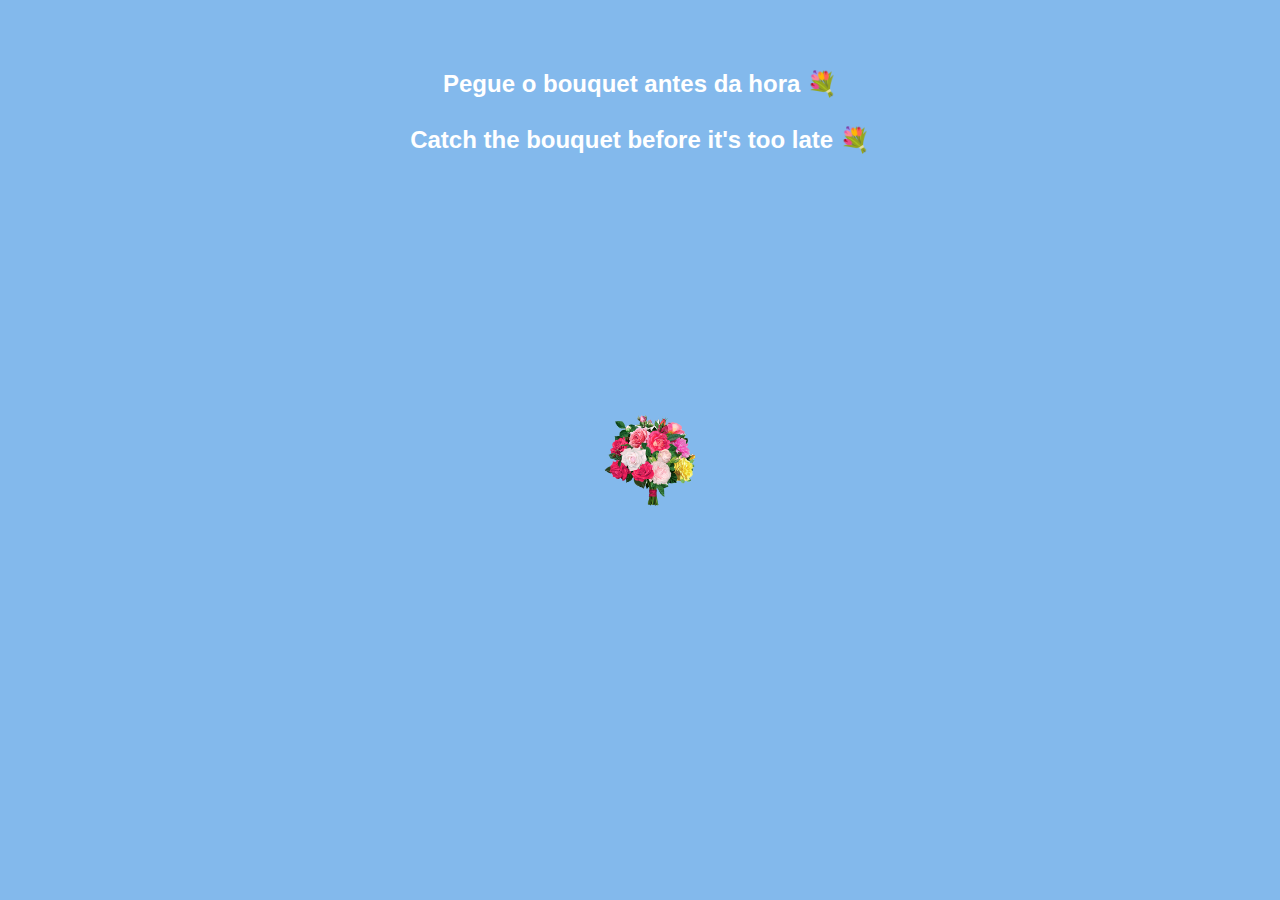
<file: index.html>
<!DOCTYPE html>
<html lang="PT-BR">
<head>
  <meta charset="UTF-8" />
  <meta name="viewport" content="width=device-width, initial-scale=1.0"/>
  <title>Casamento H&M</title>
  <link rel="stylesheet" href="style.css" />
</head>
<body>
   <audio autoplay muted loop>
      <source src="musica/apt.mp3" type="audio/mpeg">
   </audio>
      
  <div class="instrucoes">
    <h1>Pegue o bouquet antes da hora  💐<br> <br> Catch the bouquet before it's too late 💐</h1>
  </div>
  <div class="itens">
    <img src="images/bouquet.png" alt="Bouquet" id="bouquet" onclick="foundItem('bouquet')">
  </div>

  <h2 id="mensagem" style="display: none;" > 🎉 Você venceu a caça ao bouquet! Um convite especial te aguarda.✨ 🎉<br>🎉 You won the bouquet hunt! A special invitation awaits you. ✨🎉</h2>
  <button id="botaoRedirecionar" style="display: none; margin-bottom: 20px;">Clique aqui!<br>Click here!</button>


    <script>
        const bouquet = document.getElementById('bouquet');
        const mensagem = document.getElementById('mensagem');

        bouquet.addEventListener('click', () => {
          mensagem.style.display = 'block'; // Mostra a mensagem
          bouquet.style.opacity = '0.3'; // Deixa o bouquet mais transparente
         // Aqui desbloqueamos o botão!
  const botao = document.getElementById('botaoRedirecionar');
  botao.style.display = 'block'; // Mostra o botão

  // Estiliza o botão dinamicamente
  botao.style.padding = "10px 30px";/*15px 30px*/
  botao.style.fontSize = "16px";
  botao.style.width = "200px";  // Largura do botão
  botao.style.height = "60px"; // 200Altura do botão
  botao.style.borderRadius = "100px";/*50*/
  botao.style.border = "none";
  botao.style.backgroundColor = "#4CAF50";
  botao.style.color = "white";
  botao.style.cursor = "pointer";
  botao.style.position = "absolute";
  botao.style.top = "50%";
  botao.style.left = "50%";
  botao.style.transform = "translate(-50%, -50%)";
  botao.style.boxShadow = "0 4px 6px rgba(0, 0, 0, 0.1)";
  botao.style.transition = "background-color 0.3s";

  // Hover do botão
  botao.addEventListener("mouseover", function () {
    botao.style.backgroundColor = "#45a049";
  });
  botao.addEventListener("mouseout", function () {
    botao.style.backgroundColor = "#4CAF50";
  });

  // Redirecionamento
  botao.addEventListener("click", function () {
    window.location.href = "web.4/index.html";
  }); 
            // Função para "desbloquear o convite"
       function desbloquearConvite() {
        document.getElementById("mensagem").style.display = "block";
        document.querySelector(".container").style.display = "grid";
        }
        });

        // Faz o bouquet fugir do cursor com limite de tela
        document.addEventListener('mousemove', (e) => {
          const bouquetRect = bouquet.getBoundingClientRect();
          const distance = 150;//rapides da flor 100original

         const mouseX = e.clientX;
         const mouseY = e.clientY;

         const bouquetX = bouquetRect.left + bouquetRect.width / 2;
         const bouquetY = bouquetRect.top + bouquetRect.height / 2;

         const deltaX = bouquetX - mouseX;
         const deltaY = bouquetY - mouseY;
         const distanceToMouse = Math.sqrt(deltaX * deltaX + deltaY * deltaY);

         if (distanceToMouse < distance) {
           const moveX = (deltaX / distanceToMouse) * 300;
           const moveY = (deltaY / distanceToMouse) * 300;

           const currentLeft = parseFloat(getComputedStyle(bouquet).left);
           const currentTop = parseFloat(getComputedStyle(bouquet).top);

          // Novo valor calculado
           let newLeft = currentLeft + moveX;
           let newTop = currentTop + moveY;

          // Limites da tela
          const maxLeft = window.innerWidth - bouquetRect.width;
          const maxTop = window.innerHeight - bouquetRect.height;

         // Garante que ele fique dentro da tela
         const padding = 40;
         newLeft = Math.max(padding, Math.min(newLeft, maxLeft));
         newTop = Math.max(padding, Math.min(newTop, maxTop));

        bouquet.style.left = `${newLeft}px`;
         bouquet.style.top = `${newTop}px`;
        }
        
    });
    
      </script>
  <script src="script.js"></script>
</body>
</html>
</file>
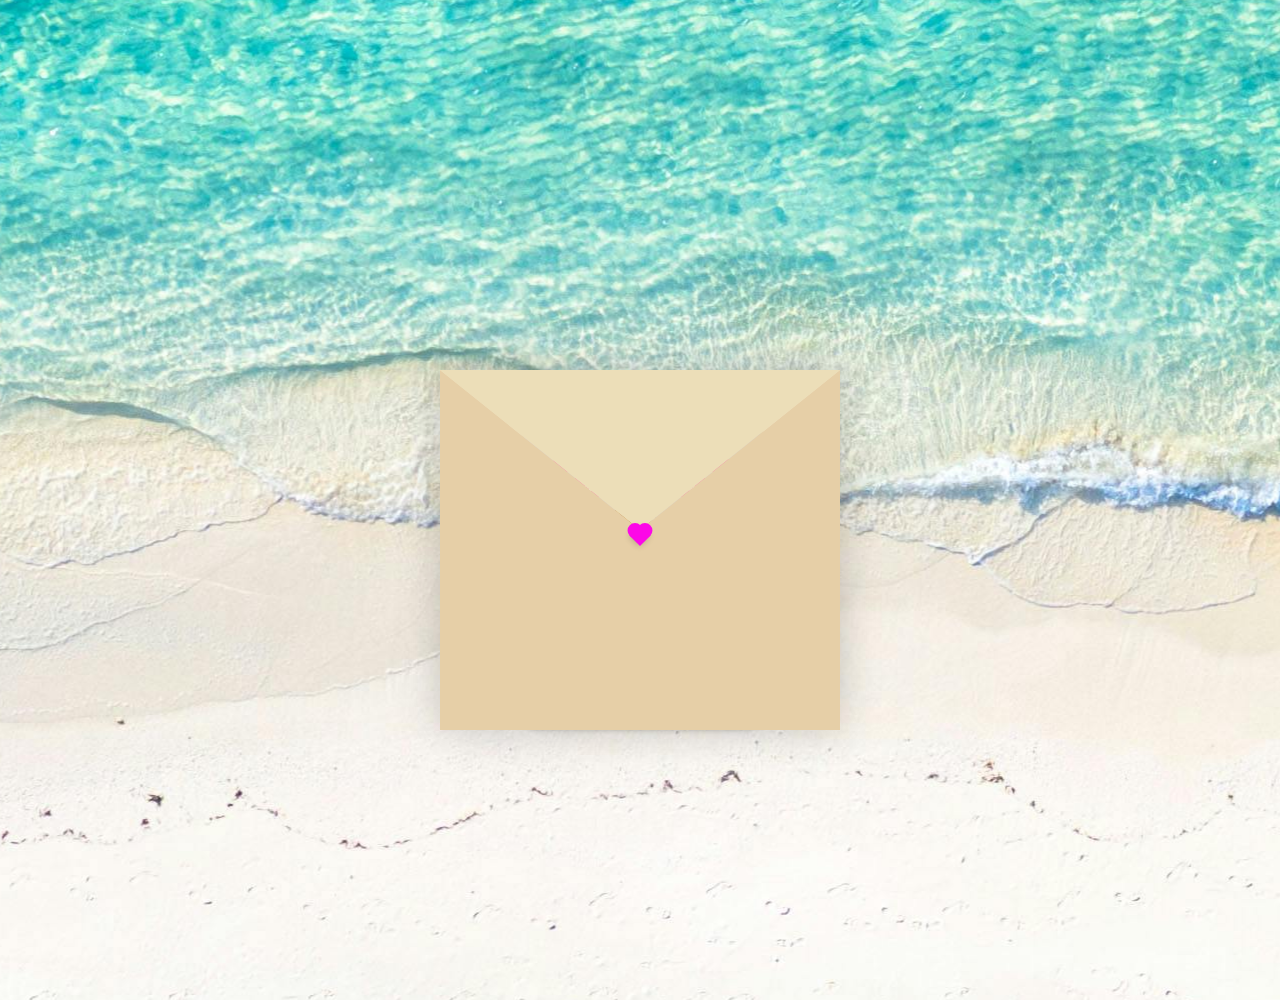
<file: web.4/index.html>
<!DOCTYPE html>
<html lang="en">
<head>
    <meta charset="UTF-8">
    <meta http-equiv="X-UA-Compatible" content="IE=edge">
    <meta name="viewport" content="width=device-width, initial-scale=1.0">
    <title>mile's </title>
    <link rel="stylesheet" href="./style.css">
</head>

<body>
    <audio autoplay loop>
        <source src="musica/fearless.mp3" type="audio/mpeg">
      </audio>
    <div class="container">
        <div class="envelope-wrapper">
            <div class="envelope">
                <div class="letter">
                    <div class="img">
                        <ul class="person-list">
                            <li><a href="./webpis/pagina_pessoa1.html">Susana Kissoon </a></li>
                            <li><a href="./webpis/pagina_pessoa2.html">Donna Rafiq </a></li>
                            <li><a href="./webpis/pagina_pessoa3.html">Hira Fatima</a></li>
                            <li><a href="./webpis/pagina_pessoa4.html">Andreza.C</a></li>
                            <li><a href="./webpis/pagina_pessoa5.html">Geovana.R</a></li>
                            <li><a href="./webpis/pagina_pessoa6.html">Chris Amancio</a></li>
                        </ul>
                    </div>
                </div>
            </div>
            <div class="heart"></div>
        </div>
    </div>
    <script>
        const envelope = document.querySelector('.envelope-wrapper');
        envelope.addEventListener('click', () => {
            envelope.classList.toggle('flap');
        });
    </script>
</body>
</html>
</file>
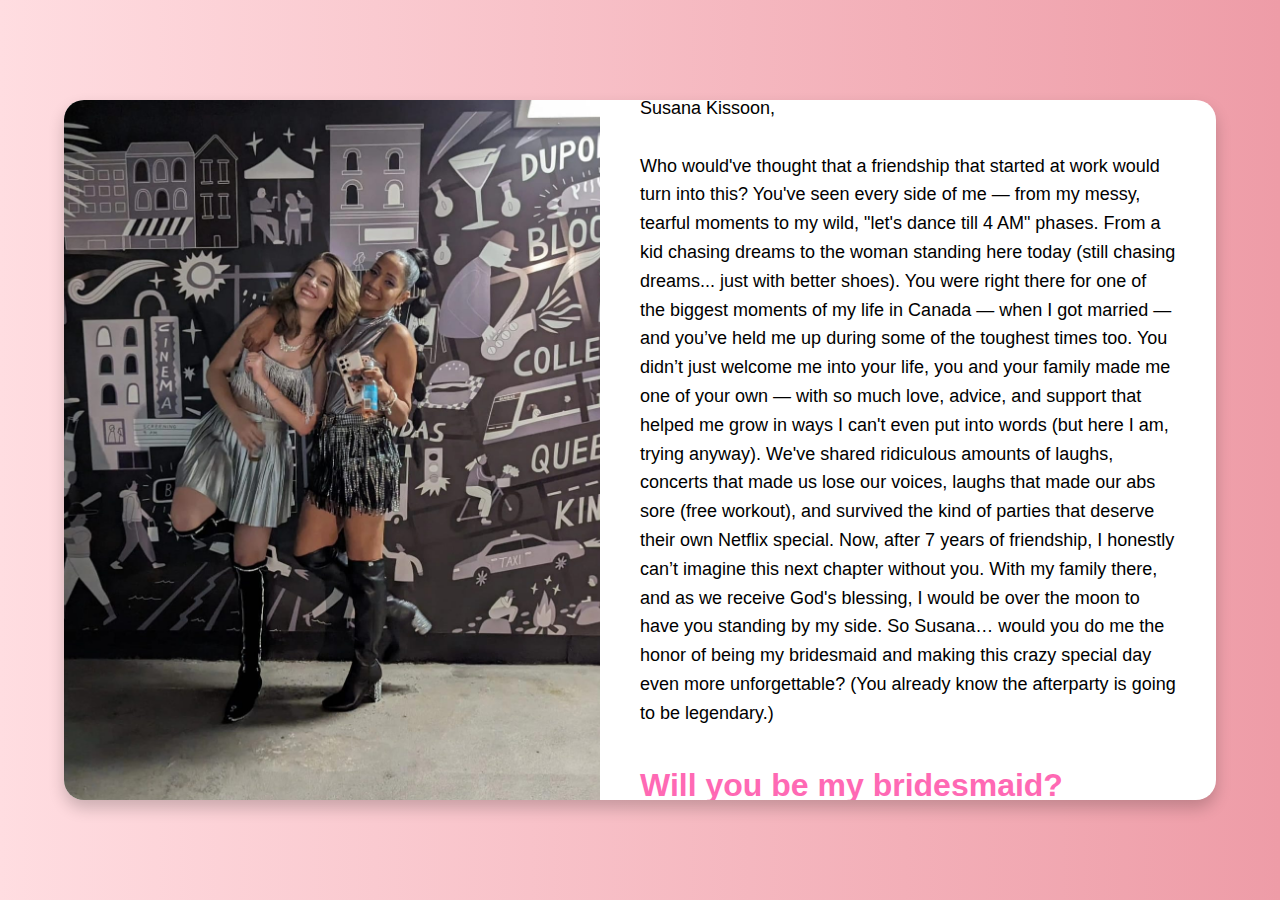
<file: web.4/webpis/pagina_pessoa1.html>
<!DOCTYPE html>
<html lang="pt-BR">
<head>
    <meta charset="UTF-8">
    <meta name="viewport" content="width=device-width, initial-scale=1.0">
    <title>Special invitation - Susana </title>
    <style>
        body {
            background: linear-gradient(to right, #ffdde1, #ee9ca7);
            font-family: 'Arial', sans-serif;
            margin: 0;
            padding: 0;
            height: 100vh;
            display: flex;
            align-items: center;
            justify-content: center;
        }
        .container {
            background: white;
            border-radius: 20px;
            box-shadow: 0 8px 16px rgba(0,0,0,0.2);
            overflow: hidden;
            width: 90%;
            max-width: 1200px;
            height: 700px;
            display: flex;
        }
        .image-side {
            width: 50%;
            background: url('../images/foto-pessoa1.jpg') no-repeat center center/cover;
        }
        .text-side {
            width: 50%;
            padding: 40px;
            display: flex;
            flex-direction: column;
            justify-content: center;
            text-align: left;
        }
        .text-side h1 {
            color: #ff69b4;
            margin-bottom: 20px;
        }
        .text-side p {
            font-size: 18px;
            line-height: 1.6;
        }
        .buttons {
            margin-top: 30px;
        }
        .btn {
            display: inline-block;
            margin-right: 15px;
            margin-top: 10px;
            padding: 10px 20px;
            background-color: #ff69b4;
            color: white;
            text-decoration: none;
            border-radius: 30px;
            transition: background-color 0.3s;
        }
        .btn:hover {
            background-color: #ff85c1;
        }
    </style>
</head>

<body>
    <div class="container">
        <div class="image-side"></div>
        <div class="text-side">
            <p>Susana Kissoon,<br><br>
                Who would've thought that a friendship that started at work would turn into this?
You've seen every side of me — from my messy, tearful moments to my wild, "let's dance till 4 AM" phases. From a kid chasing dreams to the woman standing here today (still chasing dreams... just with better shoes).
You were right there for one of the biggest moments of my life in Canada — when I got married — and you’ve held me up during some of the toughest times too.
You didn’t just welcome me into your life, you and your family made me one of your own — with so much love, advice, and support that helped me grow in ways I can't even put into words (but here I am, trying anyway).

We've shared ridiculous amounts of laughs, concerts that made us lose our voices, laughs that made our abs sore (free workout), and survived the kind of parties that deserve their own Netflix special.

Now, after 7 years of friendship, I honestly can’t imagine this next chapter without you.
With my family there, and as we receive God's blessing, I would be over the moon to have you standing by my side.

So Susana… would you do me the honor of being my bridesmaid and making this crazy special day even more unforgettable?
(You already know the afterparty is going to be legendary.)
            </p>
            <h1>Will you be my bridesmaid?</h1>

            
        </div>
    </div>
</body>
</html>
</file>
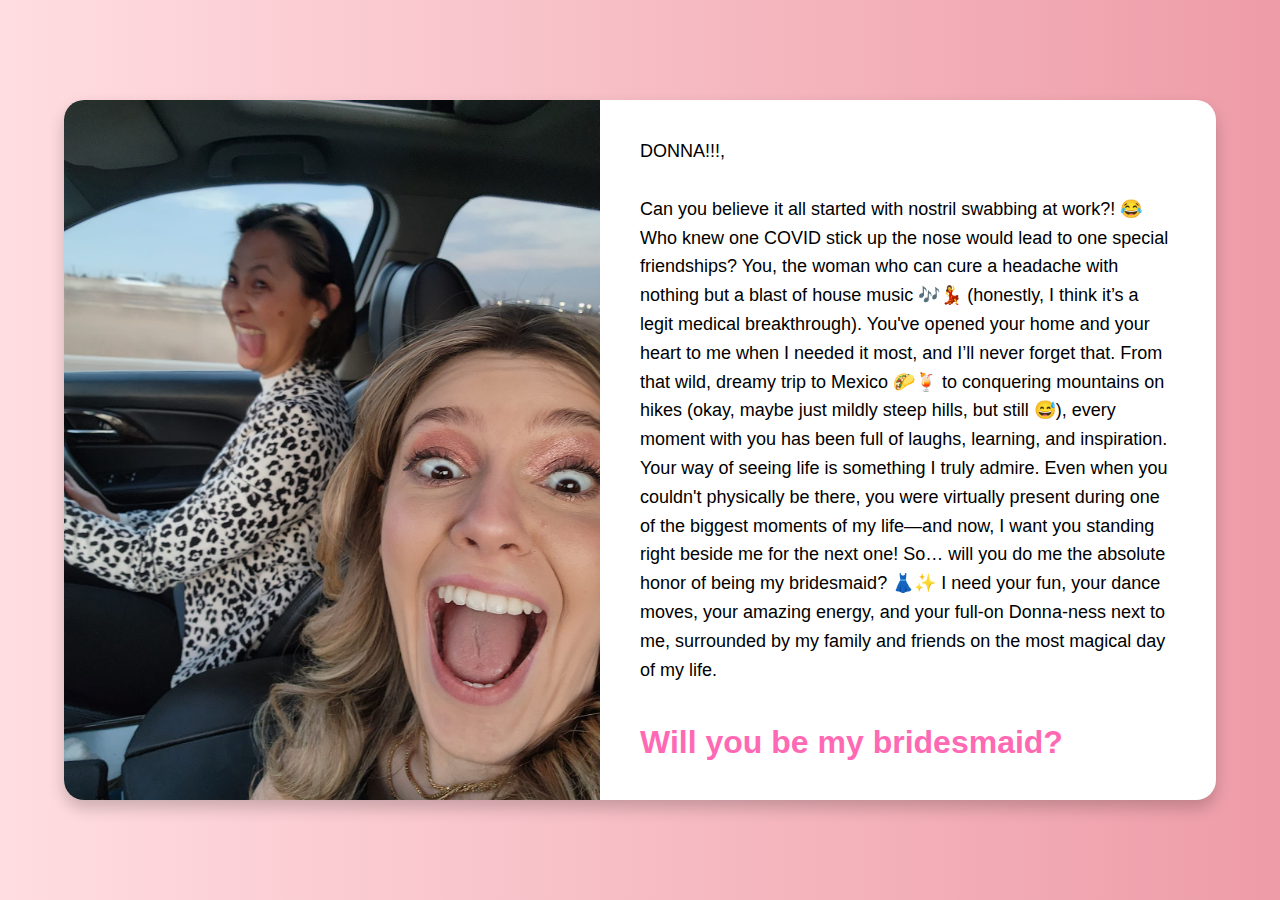
<file: web.4/webpis/pagina_pessoa2.html>
<!DOCTYPE html>
<html lang="pt-BR">
<head>
    <meta charset="UTF-8">
    <meta name="viewport" content="width=device-width, initial-scale=1.0">
    <title>Special invitation - Donna</title>
    <style>
        body {
            background: linear-gradient(to right, #ffdde1, #ee9ca7);
            font-family: 'Arial', sans-serif;
            margin: 0;
            padding: 0;
            height: 100vh;
            display: flex;
            align-items: center;
            justify-content: center;
        }
        .container {
            background: white;
            border-radius: 20px;
            box-shadow: 0 8px 16px rgba(0,0,0,0.2);
            overflow: hidden;
            width: 90%;
            max-width: 1200px;
            height: 700px;
            display: flex;
        }
        .image-side {
            width: 50%;
            background: url('../images/foto-pessoa2.jpg') no-repeat center center/cover;
        }
        .text-side {
            width: 50%;
            padding: 40px;
            display: flex;
            flex-direction: column;
            justify-content: center;
            text-align: left;
        }
        .text-side h1 {
            color: #ff69b4;
            margin-bottom: 20px;
        }
        .text-side p {
            font-size: 18px;
            line-height: 1.6;
        }
        .buttons {
            margin-top: 30px;
        }
        .btn {
            display: inline-block;
            margin-right: 15px;
            margin-top: 10px;
            padding: 10px 20px;
            background-color: #ff69b4;
            color: white;
            text-decoration: none;
            border-radius: 30px;
            transition: background-color 0.3s;
        }
        .btn:hover {
            background-color: #ff85c1;
        }
    </style>
</head>

<body>
    <div class="container">
        <div class="image-side"></div>
        <div class="text-side">
            <p>DONNA!!!,<br><br>
                Can you believe it all started with nostril swabbing at work?! 😂 Who knew one COVID stick up the nose would lead to one special friendships?

You, the woman who can cure a headache with nothing but a blast of house music 🎶💃 (honestly, I think it’s a legit medical breakthrough). You've opened your home and your heart to me when I needed it most, and I’ll never forget that. From that wild, dreamy trip to Mexico 🌮🍹 to conquering mountains on hikes (okay, maybe just mildly steep hills, but still 😅), every moment with you has been full of laughs, learning, and inspiration.

Your way of seeing life is something I truly admire. Even when you couldn't physically be there, you were virtually present during one of the biggest moments of my life—and now, I want you standing right beside me for the next one!

So… will you do me the absolute honor of being my bridesmaid? 👗✨

I need your fun, your dance moves, your amazing energy, and your full-on Donna-ness next to me, surrounded by my family and friends on the most magical day of my life.
            </p>
            <h1>Will you be my bridesmaid?</h1>

            
        </div>
    </div>
</body>
</html>
</file>
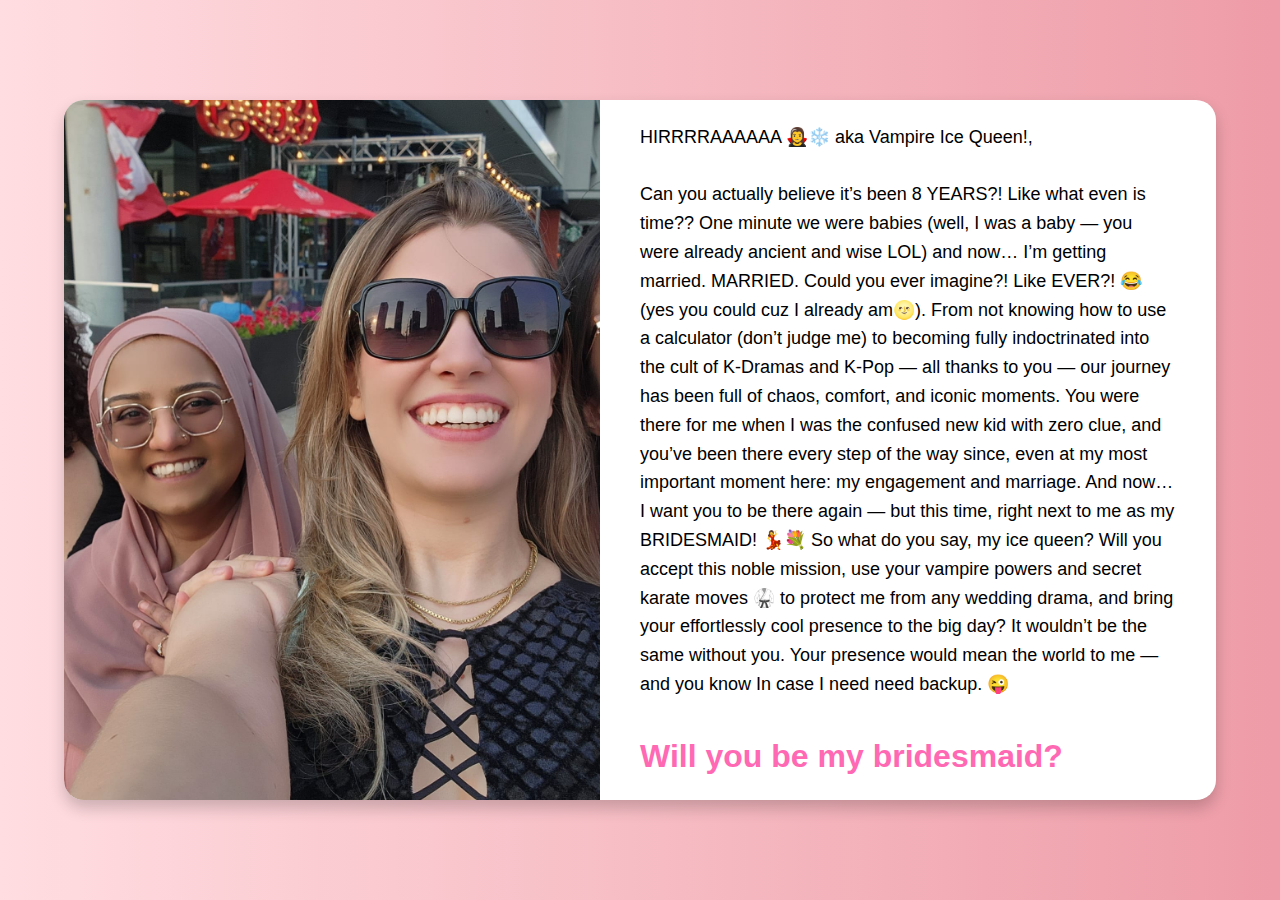
<file: web.4/webpis/pagina_pessoa3.html>
<!DOCTYPE html>
<html lang="pt-BR">
<head>
    <meta charset="UTF-8">
    <meta name="viewport" content="width=device-width, initial-scale=1.0">
    <title>Special invitation - Hira</title>
    <style>
        body {
            background: linear-gradient(to right, #ffdde1, #ee9ca7);
            font-family: 'Arial', sans-serif;
            margin: 0;
            padding: 0;
            height: 100vh;
            display: flex;
            align-items: center;
            justify-content: center;
        }
        .container {
            background: white;
            border-radius: 20px;
            box-shadow: 0 8px 16px rgba(0,0,0,0.2);
            overflow: hidden;
            width: 90%;
            max-width: 1200px;
            height: 700px;
            display: flex;
        }
        .image-side {
            width: 50%;
            background: url('../images/foto-pessoa3.jpg') no-repeat center center/cover;
        }
        .text-side {
            width: 50%;
            padding: 40px;
            display: flex;
            flex-direction: column;
            justify-content: center;
            text-align: left;
        }
        .text-side h1 {
            color: #ff69b4;
            margin-bottom: 20px;
        }
        .text-side p {
            font-size: 18px;
            line-height: 1.6;
        }
        .buttons {
            margin-top: 30px;
        }
        .btn {
            display: inline-block;
            margin-right: 15px;
            margin-top: 10px;
            padding: 10px 20px;
            background-color: #ff69b4;
            color: white;
            text-decoration: none;
            border-radius: 30px;
            transition: background-color 0.3s;
        }
        .btn:hover {
            background-color: #ff85c1;
        }
    </style>
</head>

<body>
    <div class="container">
        <div class="image-side"></div>
        <div class="text-side">
            <p>HIRRRRAAAAAA 🧛‍♀️❄️ aka Vampire Ice Queen!,<br><br>
                Can you actually believe it’s been 8 YEARS?! Like what even is time?? One minute we were babies (well, I was a baby — you were already ancient and wise LOL) and now… I’m getting married. MARRIED. Could you ever imagine?! Like EVER?! 😂 (yes you could cuz I already am🌝).

From not knowing how to use a calculator (don’t judge me) to becoming fully indoctrinated into the cult of K-Dramas and K-Pop — all thanks to you — our journey has been full of chaos, comfort, and iconic moments.

You were there for me when I was the confused new kid with zero clue, and you’ve been there every step of the way since, even at my most important moment here: my engagement and marriage. And now… I want you to be there again — but this time, right next to me as my BRIDESMAID! 💃💐

So what do you say, my ice queen? Will you accept this noble mission, use your vampire powers and secret karate moves 🥋 to protect me from any wedding drama, and bring your effortlessly cool presence to the big day?

It wouldn’t be the same without you. Your presence would mean the world to me — and you know In case I need need backup. 😜
            </p>
            <h1>Will you be my bridesmaid?</h1>

            
        </div>
    </div>
</body>
</html>
</file>
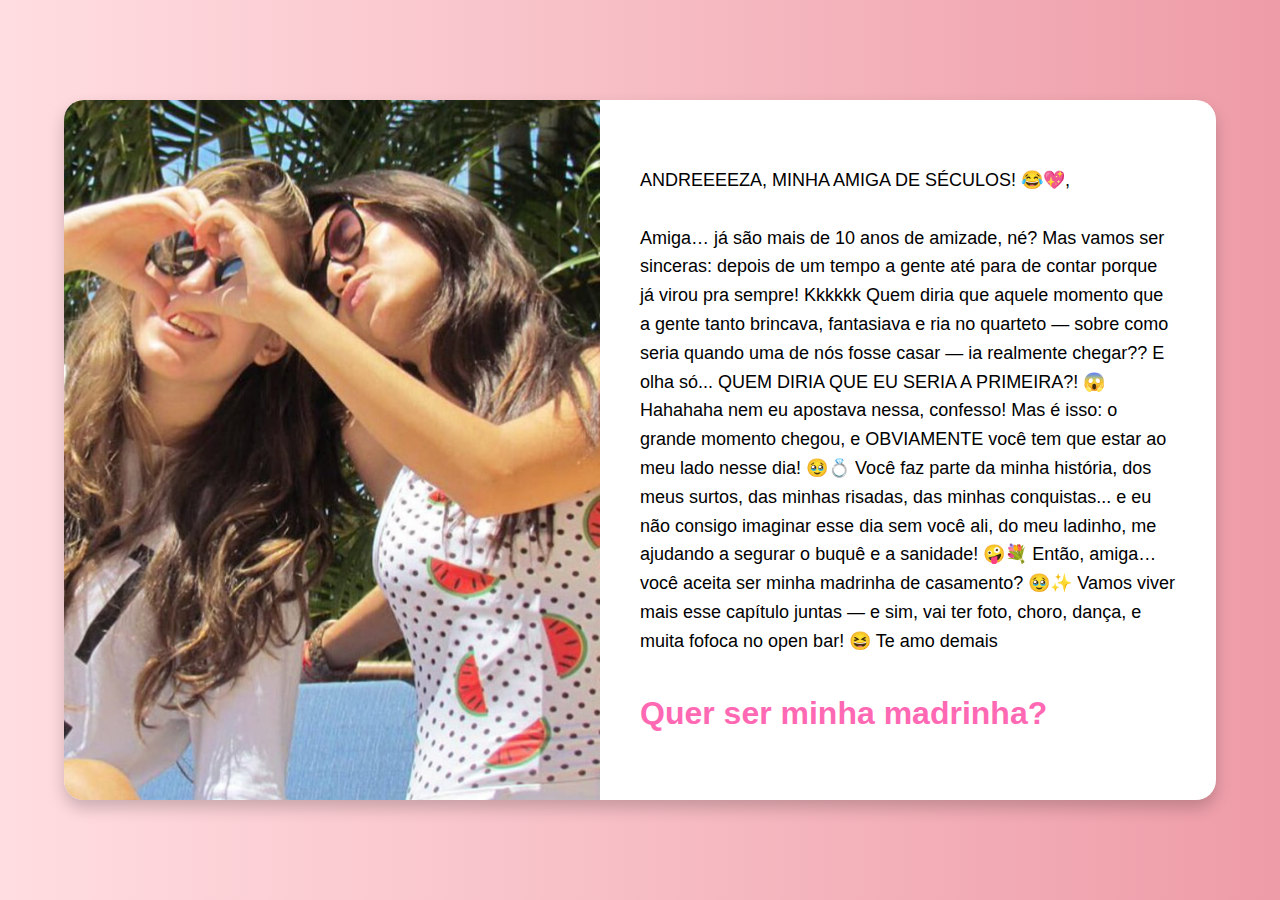
<file: web.4/webpis/pagina_pessoa4.html>
<!DOCTYPE html>
<html lang="pt-BR">
<head>
    <meta charset="UTF-8">
    <meta name="viewport" content="width=device-width, initial-scale=1.0">
    <title>Convite Especial - Andreza</title>
    <style>
        body {
            background: linear-gradient(to right, #ffdde1, #ee9ca7);
            font-family: 'Arial', sans-serif;
            margin: 0;
            padding: 0;
            height: 100vh;
            display: flex;
            align-items: center;
            justify-content: center;
        }
        .container {
            background: white;
            border-radius: 20px;
            box-shadow: 0 8px 16px rgba(0,0,0,0.2);
            overflow: hidden;
            width: 90%;
            max-width: 1200px;
            height: 700px;
            display: flex;
        }
        .image-side {
            width: 50%;
            background: url('../images/foto-pessoa4.jpg') no-repeat center center/cover;
        }
        .text-side {
            width: 50%;
            padding: 40px;
            display: flex;
            flex-direction: column;
            justify-content: center;
            text-align: left;
        }
        .text-side h1 {
            color: #ff69b4;
            margin-bottom: 20px;
        }
        .text-side p {
            font-size: 18px;
            line-height: 1.6;
        }
        .buttons {
            margin-top: 30px;
        }
        .btn {
            display: inline-block;
            margin-right: 15px;
            margin-top: 10px;
            padding: 10px 20px;
            background-color: #ff69b4;
            color: white;
            text-decoration: none;
            border-radius: 30px;
            transition: background-color 0.3s;
        }
        .btn:hover {
            background-color: #ff85c1;
        }
    </style>
</head>

<body>
    <div class="container">
        <div class="image-side"></div>
        <div class="text-side">
            <p>ANDREEEEZA, MINHA AMIGA DE SÉCULOS! 😂💖,<br><br>
                Amiga… já são mais de 10 anos de amizade, né? Mas vamos ser sinceras: depois de um tempo a gente até para de contar porque já virou pra sempre! Kkkkkk
Quem diria que aquele momento que a gente tanto brincava, fantasiava e ria no quarteto — sobre como seria quando uma de nós fosse casar — ia realmente chegar?? E olha só... QUEM DIRIA QUE EU SERIA A PRIMEIRA?! 😱 Hahahaha nem eu apostava nessa, confesso!

Mas é isso: o grande momento chegou, e OBVIAMENTE você tem que estar ao meu lado nesse dia! 🥹💍

Você faz parte da minha história, dos meus surtos, das minhas risadas, das minhas conquistas... e eu não consigo imaginar esse dia sem você ali, do meu ladinho, me ajudando a segurar o buquê e a sanidade! 🤪💐

Então, amiga… você aceita ser minha madrinha de casamento? 🥹✨

Vamos viver mais esse capítulo juntas — e sim, vai ter foto, choro, dança, e muita fofoca no open bar! 😆

Te amo demais
            </p>
            <h1>Quer ser minha madrinha?</h1>

            
        </div>
    </div>
</body>
</html>
</file>
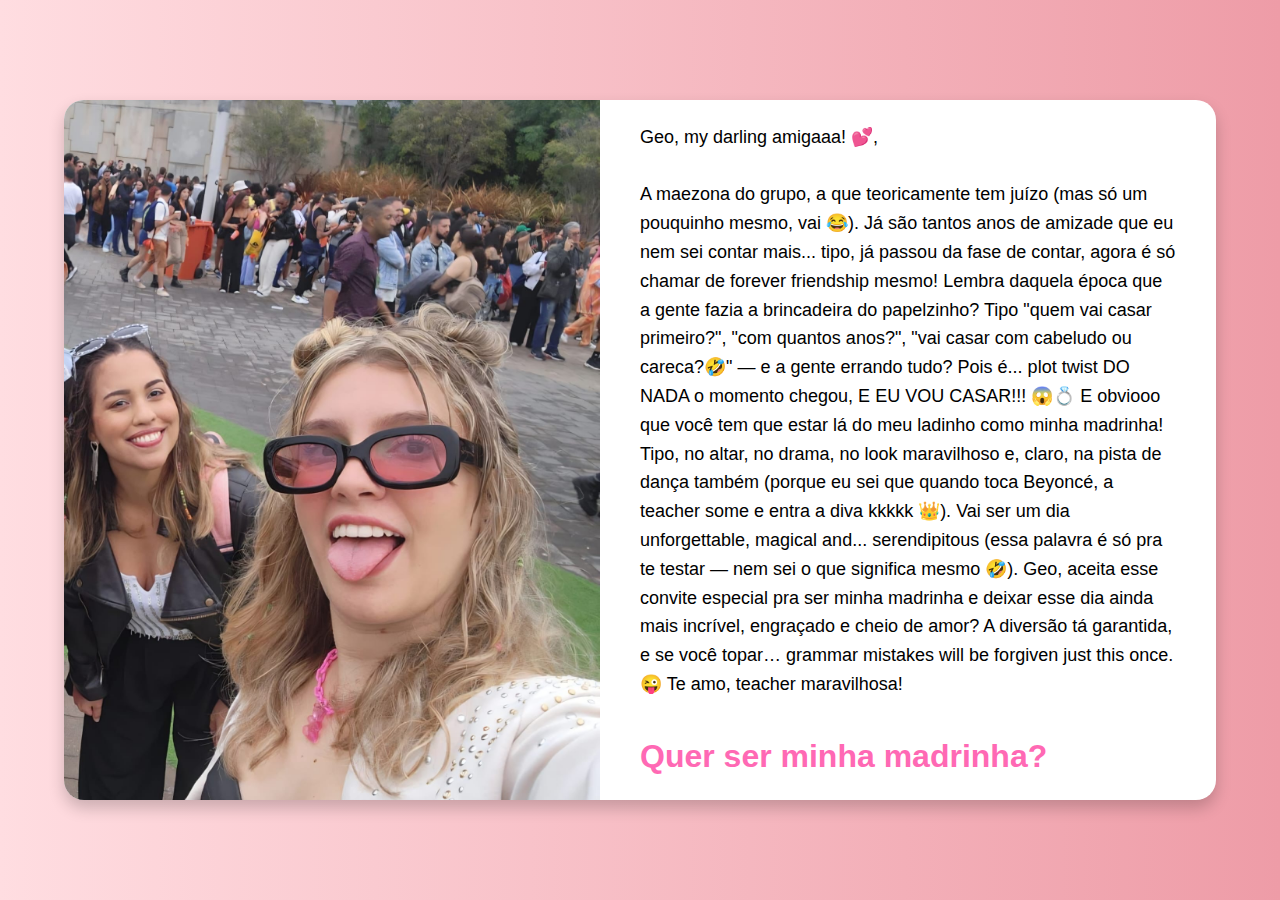
<file: web.4/webpis/pagina_pessoa5.html>
<!DOCTYPE html>
<html lang="pt-BR">
<head>
    <meta charset="UTF-8">
    <meta name="viewport" content="width=device-width, initial-scale=1.0">
    <title>Convite Especial - Geovana</title>
    <style>
        body {
            background: linear-gradient(to right, #ffdde1, #ee9ca7);
            font-family: 'Arial', sans-serif;
            margin: 0;
            padding: 0;
            height: 100vh;
            display: flex;
            align-items: center;
            justify-content: center;
        }
        .container {
            background: white;
            border-radius: 20px;
            box-shadow: 0 8px 16px rgba(0,0,0,0.2);
            overflow: hidden;
            width: 90%;
            max-width: 1200px;
            height: 700px;
            display: flex;
        }
        .image-side {
            width: 50%;
            background: url('../images/foto-pessoa5.jpg') no-repeat center center/cover;
        }
        .text-side {
            width: 50%;
            padding: 40px;
            display: flex;
            flex-direction: column;
            justify-content: center;
            text-align: left;
        }
        .text-side h1 {
            color: #ff69b4;
            margin-bottom: 20px;
        }
        .text-side p {
            font-size: 18px;
            line-height: 1.6;
        }
        .buttons {
            margin-top: 30px;
        }
        .btn {
            display: inline-block;
            margin-right: 15px;
            margin-top: 10px;
            padding: 10px 20px;
            background-color: #ff69b4;
            color: white;
            text-decoration: none;
            border-radius: 30px;
            transition: background-color 0.3s;
        }
        .btn:hover {
            background-color: #ff85c1;
        }
    </style>
</head>

<body>
    <div class="container">
        <div class="image-side"></div>
        <div class="text-side">
            <p>Geo, my darling amigaaa! 💕,<br><br>
                A maezona do grupo, a que teoricamente tem juízo (mas só um pouquinho mesmo, vai 😂). Já são tantos anos de amizade que eu nem sei contar mais... tipo, já passou da fase de contar, agora é só chamar de forever friendship mesmo!

Lembra daquela época que a gente fazia a brincadeira do papelzinho? Tipo "quem vai casar primeiro?", "com quantos anos?", "vai casar com cabeludo ou careca?🤣" — e a gente errando tudo? Pois é... plot twist DO NADA o momento chegou, E EU VOU CASAR!!! 😱💍

E obviooo que você tem que estar lá do meu ladinho como minha madrinha! Tipo, no altar, no drama, no look maravilhoso e, claro, na pista de dança também (porque eu sei que quando toca Beyoncé, a teacher some e entra a diva kkkkk 👑).

Vai ser um dia unforgettable, magical and... serendipitous (essa palavra é só pra te testar — nem sei o que significa mesmo 🤣).

Geo, aceita esse convite especial pra ser minha madrinha e deixar esse dia ainda mais incrível, engraçado e cheio de amor? A diversão tá garantida, e se você topar… grammar mistakes will be forgiven just this once. 😜

Te amo, teacher maravilhosa!
            </p>
            <h1>Quer ser minha madrinha?</h1>

            
        </div>
    </div>
</body>
</html>
</file>
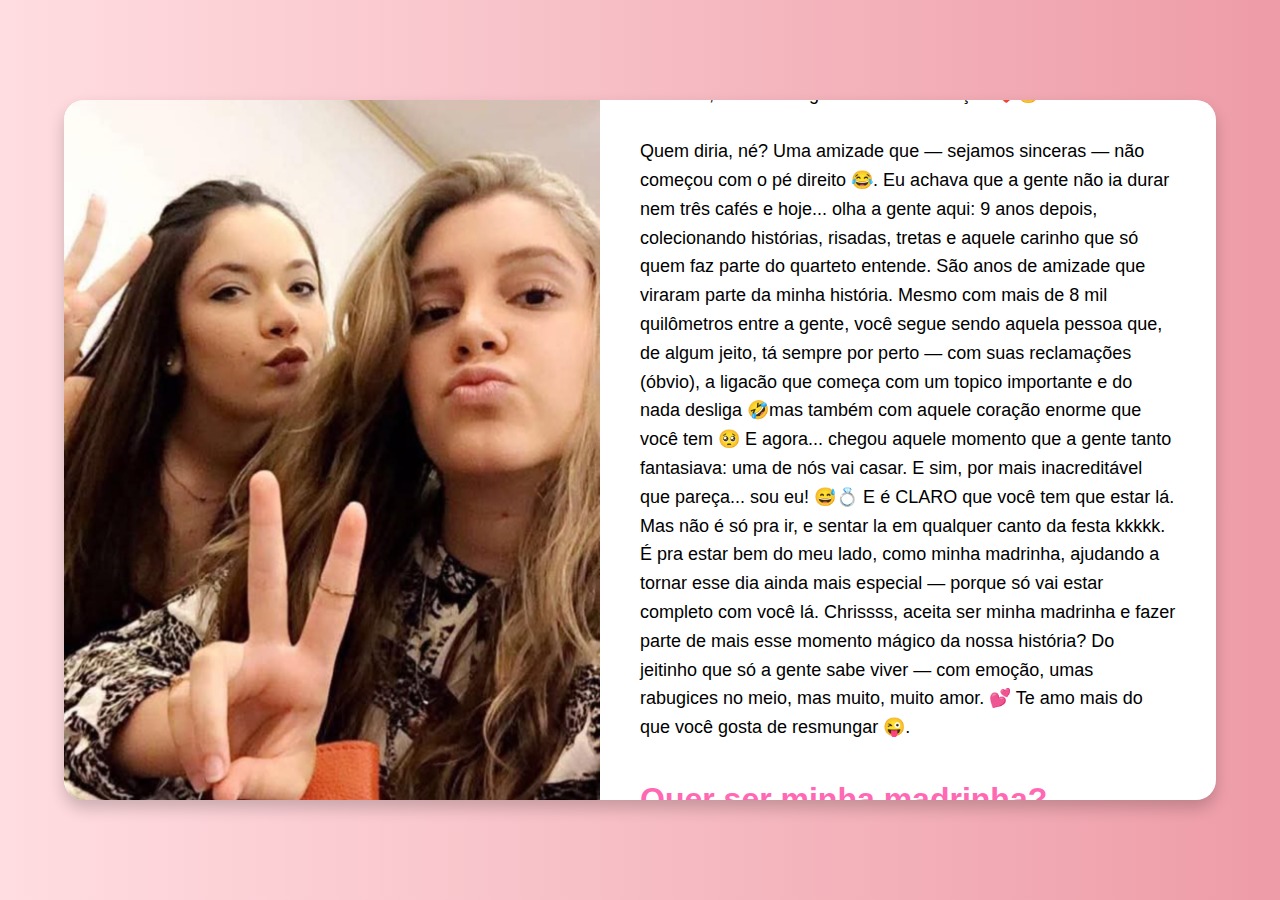
<file: web.4/webpis/pagina_pessoa6.html>
<!DOCTYPE html>
<html lang="pt-BR">
<head>
    <meta charset="UTF-8">
    <meta name="viewport" content="width=device-width, initial-scale=1.0">
    <title>Convite Especial - Chris</title>
    <style>
        body {
            background: linear-gradient(to right, #ffdde1, #ee9ca7);
            font-family: 'Arial', sans-serif;
            margin: 0;
            padding: 0;
            height: 100vh;
            display: flex;
            align-items: center;
            justify-content: center;
        }
        .container {
            background: white;
            border-radius: 20px;
            box-shadow: 0 8px 16px rgba(0,0,0,0.2);
            overflow: hidden;
            width: 90%;
            max-width: 1200px;
            height: 700px;
            display: flex;
        }
        .image-side {
            width: 50%;
            background: url('../images/foto-pessoa6.jpg') no-repeat center center/cover;
        }
        .text-side {
            width: 50%;
            padding: 40px;
            display: flex;
            flex-direction: column;
            justify-content: center;
            text-align: left;
        }
        .text-side h1 {
            color: #ff69b4;
            margin-bottom: 20px;
        }
        .text-side p {
            font-size: 18px;
            line-height: 1.6;
        }
        .buttons {
            margin-top: 30px;
        }
        .btn {
            display: inline-block;
            margin-right: 15px;
            margin-top: 10px;
            padding: 10px 20px;
            background-color: #ff69b4;
            color: white;
            text-decoration: none;
            border-radius: 30px;
            transition: background-color 0.3s;
        }
        .btn:hover {
            background-color: #ff85c1;
        }
    </style>
</head>

<body>
    <div class="container">
        <div class="image-side"></div>
        <div class="text-side">
            <p>Chrissss, minha rabugentinha de estimação ❤️😂<br><br>
                Quem diria, né? Uma amizade que — sejamos sinceras — não começou com o pé direito 😂. Eu achava que a gente não ia durar nem três cafés e hoje... olha a gente aqui: 9 anos depois, colecionando histórias, risadas, tretas e aquele carinho que só quem faz parte do quarteto entende.

São anos de amizade que viraram parte da minha história. Mesmo com mais de 8 mil quilômetros entre a gente, você segue sendo aquela pessoa que, de algum jeito, tá sempre por perto — com suas reclamações (óbvio), a ligacão que começa com um topico importante e do nada desliga 🤣mas também com aquele coração enorme que você tem  🥺

E agora... chegou aquele momento que a gente tanto fantasiava: uma de nós vai casar. E sim, por mais inacreditável que pareça... sou eu! 😅💍

E é CLARO que você tem que estar lá. Mas não é só pra ir, e sentar la em qualquer canto da festa kkkkk. É pra estar bem do meu lado, como minha madrinha, ajudando a tornar esse dia ainda mais especial — porque só vai estar completo com você lá.

Chrissss, aceita ser minha madrinha e fazer parte de mais esse momento mágico da nossa história? Do jeitinho que só a gente sabe viver — com emoção, umas rabugices no meio, mas muito, muito amor. 💕

Te amo mais do que você gosta de resmungar  😜.
            </p>
            <h1>Quer ser minha madrinha?</h1>

            
        </div>
    </div>
</body>
</html>
</file>
<file: style.css>
body {
  margin: 0;
  padding: 0;
  box-sizing: border-box;
  background: rgb(252, 8, 231);
  font-family: Arial, sans-serif;
  overflow-x: hidden;
  text-align: center;

}

.instrucoes h1 {
  position: relative;
  text-align: center;
  margin-top: 70px;
  color: white;
  font-size: 24px;
}

h2 {
  position: absolute;
  text-align: center;
  margin-top: 400px;/*200*/
  color: white;
}

#bouquet {
  position: absolute;
  left: 50%;
  top: 50%;
  transform: translate(-50%, -50%);
  transition: left 0.3s, top 0.3s;
}

.itens img {
  width: 100px;
  margin: 10px;
  cursor: pointer;
  transition: transform 0.3s;
}

.itens img:hover {
  transform: scale(1.2);
}
:root{
  --primary: #fff;
  --bg-color: #83b9ec;
  --bg-envelope-color: #f5edd1;
  --envelope-tab: #ecdeb8;
  --envelope-cover: #e6cfa7;
  --shadow-color: rgba(0, 0, 0, 0.2);
  --txt-color: #444;
  --heart-color: rgb(252, 8, 231);
}
body{
  margin: 0;
  padding: 0;
  box-sizing: border-box;
  background: var(--bg-color);
  display: flex;
  align-items: center;
  justify-content: center;
}
.container {
  position: relative;
  height: 100vh;
  display: grid;
  place-items: center;
  padding-top: 100px; /* Ajuste esse valor para descer mais ou menos */

}
.container > .envelope-wrapper {
  background: var(--bg-envelope-color);
  box-shadow: 0 0 40px var(--shadow-color);
}
.envelope-wrapper > .envelope {

  position: relative;
  width: 400px;
  height: 360px;
}
.envelope-wrapper > .envelope::before {
  content: "";
  position: absolute;
  top: 0;
  z-index: 2;
  border-top: 160px solid var(--envelope-tab);
  border-right: 200px solid transparent;
  border-left: 200px solid transparent;
  transform-origin: top;
  transition: all 0.5s ease-in-out 0.7s;
}
.envelope-wrapper > .envelope::after {
  content: "";
  position: absolute;
  z-index: 2;
  width: 0px;
  height: 0px;
  border-top: 160px solid transparent;
  border-right: 200px solid var(--envelope-cover);
  border-bottom: 200px solid var(--envelope-cover);
  border-left: 200px solid var(--envelope-cover);
}
.envelope > .letter {
  position: absolute;
  right: 20%;
  bottom: 0;
  width: 54%;
  height: 80%;
  background: var(--primary);
  text-align: center;
  transition: all 1s ease-in-out;
  box-shadow: 0 0 5px var(--shadow-color);
  padding: 20px 10px;
}

.img img {
  position: absolute;
  right: 4%;
  bottom: 0;
  width: 100%;
  height: 100%;
  object-fit: cover; /* Garante que a imagem preencha sem distorcer */
  transform: translateX(4%);

}

.heart {
  position: absolute;
  top: 59%;
  left: 50%;
  width: 15px;
  height: 15px;
  background: var(--heart-color);
  z-index: 4;
  transform: translate(-50%, -20%) rotate(45deg);
  transition: transform 0.5s ease-in-out 1s;
  box-shadow: 0 1px 6px var(--shadow-color);
  cursor: pointer;

}
.heart:before, 
.heart:after {
  content: "";
  position: absolute;
  width: 15px;
  height: 15px;
  background-color: var(--heart-color);
  border-radius: 50%;

}
.heart:before {
  top: -7.5px;
}
.heart:after {
  right: 7.5px;
}
.flap > .envelope:before {
  transform: rotateX(180deg);
  z-index: 0;
}
.flap > .envelope > .letter {
  bottom: 100px;
  transform: scale(1.5);
  transition-delay: 1s;
}
.flap > .heart {
  transform: rotate(90deg);
  transition-delay: 0.4s;
}
</file>
<file: web.4/style.css>
:root{
  --primary: url('images/fundoenv.png');
  --bg-color: rgb(5, 53, 61);
  --bg-envelope-color: #f5edd1;
  --envelope-tab: #ecdeb8;
  --envelope-cover: #e6cfa7;
  --shadow-color: rgba(0, 0, 0, 0.2);
  --txt-color: #444;
  --heart-color: rgb(252, 8, 231);
}
body{
  margin: 0;
  padding: 0;
  box-sizing: border-box;
  background: url('images/background.jpg') no-repeat center center fixed;
  display: flex;
  align-items: center;
  justify-content: center;
}
.container {
  height: 100vh;
  display: grid;
  place-items: center;
  padding-top: 100px; /* Ajuste esse valor para descer mais ou menos */

}
.container > .envelope-wrapper {
  background: var(--bg-envelope-color);
  box-shadow: 0 0 40px var(--shadow-color);
}
.envelope-wrapper > .envelope {
  position: relative;
  width: 400px;/*400*/
  height: 360px;/*360*/
}
.envelope-wrapper > .envelope::before {
  content: "";
  position: absolute;
  top: 0;
  z-index: 2;
  border-top: 160px solid var(--envelope-tab);
  border-right: 200px solid transparent;
  border-left: 200px solid transparent;
  transform-origin: top;
  transition: all 0.5s ease-in-out 0.7s;
}
.envelope-wrapper > .envelope::after {
  content: "";
  position: absolute;
  z-index: 2;
  width: 0px;
  height: 0px;
  border-top: 160px solid transparent;
  border-right: 200px solid var(--envelope-cover);
  border-bottom: 200px solid var(--envelope-cover);
  border-left: 200px solid var(--envelope-cover);
}
.envelope > .letter {
  position: absolute;
  right: 20%;/*20*/
  bottom: 0;
  width: 54%;/*54*/
  height: 80%;/*80*/
  background: var(--primary);
  text-align: center;
  transition: all 1s ease-in-out;
  box-shadow: 0 0 5px var(--shadow-color);
  padding: 20px 10px;
  border-radius: 10px; /* deixa arredondado */
  overflow-y: auto; /* Se precisar rolar */
}


/*imagem dentro da carta- NOW */
.img {
  height: 100%;
  overflow-y: auto; /* Para criar rolagem se precisar */
  padding: 5px;
}


.heart {
  position: absolute;
  top: 59%;
  left: 50%;
  width: 15px;
  height: 15px;
  background: var(--heart-color);
  z-index: 4;
  transform: translate(-50%, -20%) rotate(45deg);
  transition: transform 0.5s ease-in-out 1s;
  box-shadow: 0 1px 6px var(--shadow-color);
  cursor: pointer;

}
.heart:before, 
.heart:after {
  content: "";
  position: absolute;
  width: 15px;
  height: 15px;
  background-color: var(--heart-color);
  border-radius: 50%;

}
.heart:before {
  top: -7.5px;
}
.heart:after {
  right: 7.5px;
}
.flap > .envelope:before {
  transform: rotateX(180deg);
  z-index: 0;
}
.flap > .envelope > .letter {
  bottom: 100px;/*100*/
  transform: scale(1.5);
  transition-delay: 1s;
}
.flap > .heart {
  transform: rotate(90deg);
  transition-delay: 0.4s;
}
/* lista de nome das madrinhas como botao */
.person-list {
  list-style: none; /* tira as bolinhas da lista */
  padding: 0;
  margin: 0;
  display: grid;/*flex*/
  grid-template-columns: repeat(2, auto); /* 2 colunas automáticas */
  /*flex-direction: column;*/
  gap: 5px; /* espaçamento entre os botões */
  align-items: center;
}

.person-list li a {
  display: inline-block;
  background-color: #ff69b4; /* rosa */
  color: white;
  padding: 4px 10px;
  text-decoration: none;
  border-radius: 20px; /* deixa arredondado */
  font-size: 10px;
  font-weight: bold;
  transition: background-color 0.3s;
}

.person-list li a:hover {
  background-color: #ff85c1; /* rosa um pouquinho mais claro no hover */
}
</file>
